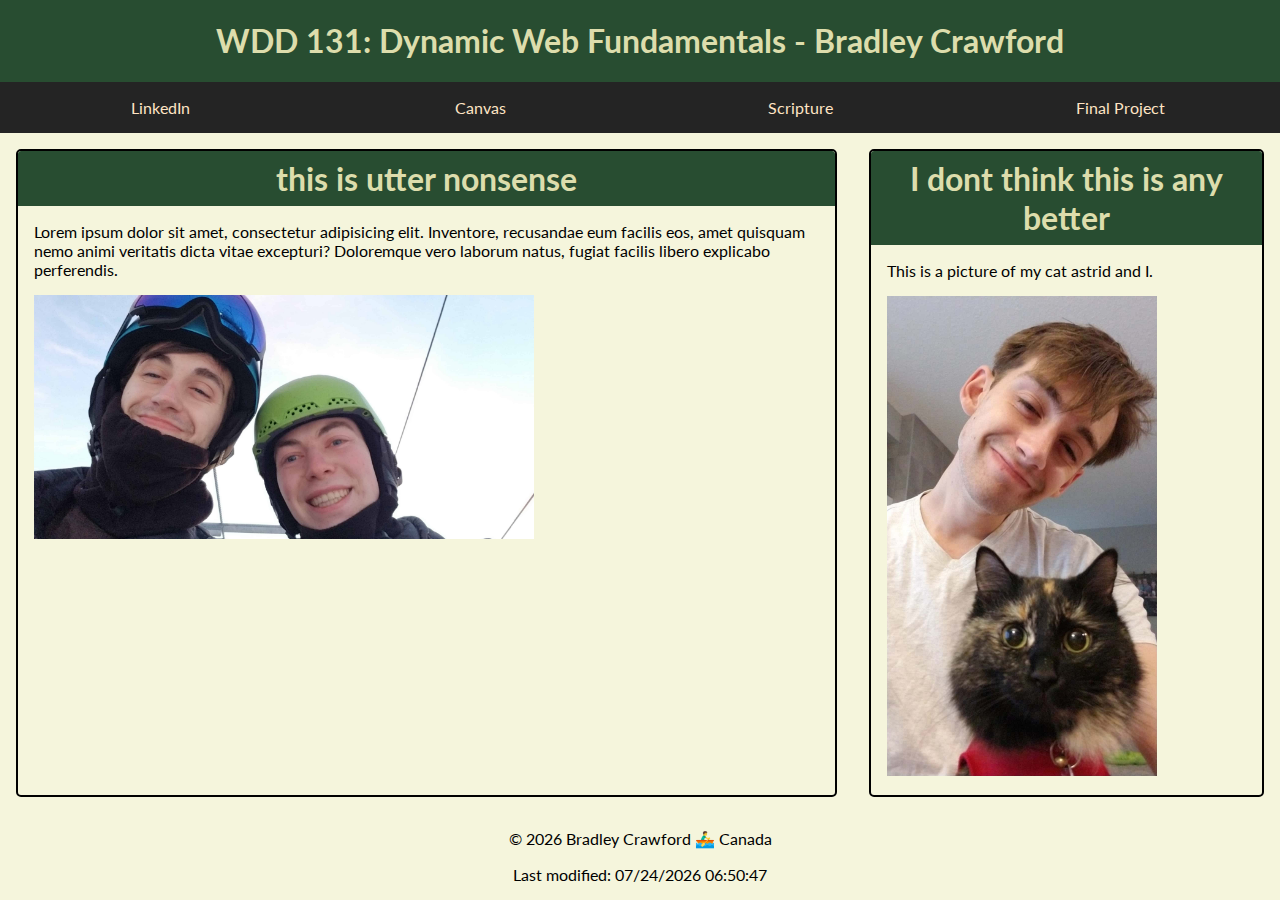
<file: index.html>
<!DOCTYPE html>
<html lang="en">
<head>
    <meta charset="UTF-8">
    <meta name="viewport" content="width=device-width, initial-scale=1.0">
    <title>WDD 131 - Dynamic Web Fundamentals - Bradley Crawford</title>
    <meta name="description" content="First project page for class wdd131 - dynamic wed fundamentals, by bradley crawford">
    <meta name="author" content="Bradley Crawford">
    <link rel="stylesheet" href="../styles/base.css">
    <link rel="preconnect" href="https://fonts.googleapis.com">
    <link rel="preconnect" href="https://fonts.gstatic.com" crossorigin>
    <link
        href="https://fonts.googleapis.com/css2?family=Lato:wght@300&family=Parkinsans:wght@300..800&family=Raleway&display=swap"
        rel="stylesheet">
        <script src="../scripts/getdates.js" defer></script>
      
</head>
<body>
    <header>
        <h1>WDD 131: Dynamic Web Fundamentals - Bradley Crawford</h1>

        <nav>
            <a href="https://www.linkedin.com/feed/?trk=guest_homepage-basic_google-one-tap-submit">LinkedIn</a>
            <a href="https://byupw.instructure.com/">Canvas</a>
            <a href="https://www.churchofjesuschrist.org/study/scriptures/bofm/alma/32?lang=eng">Scripture</a>
            <a href="#">Final Project</a>
        </nav>
    </header>
    
    <main>
        <section id="sect1" class="card">
            <h1 id="banner-background">this is utter nonsense</h1>
            <p>Lorem ipsum dolor sit amet, consectetur adipisicing elit. Inventore, recusandae eum facilis eos, amet quisquam nemo animi veritatis dicta vitae excepturi? Doloremque vero laborum natus, fugiat facilis libero explicabo perferendis.</p>
            <img src="../images/20240126_171611.jpg" alt="Skiing picture" width="500">

        </section>

        <section id="sect2" class="card">
            <h1>I dont think this is any better</h1>
            <p>This is a picture of my cat astrid and I.</p>
            <img src="../images/IMG_20240816_073246_129.jpg" alt="Astrid and Brad" width="270">

        </secti>

    </main>

    <footer>
        <p>&copy; <span id="currentyear"></span> Bradley Crawford 🚣‍♂️ Canada</p>
        <p>Last modified: <span id="lastModified"></span></p>
    </footer>

</body>
</html>
</file>
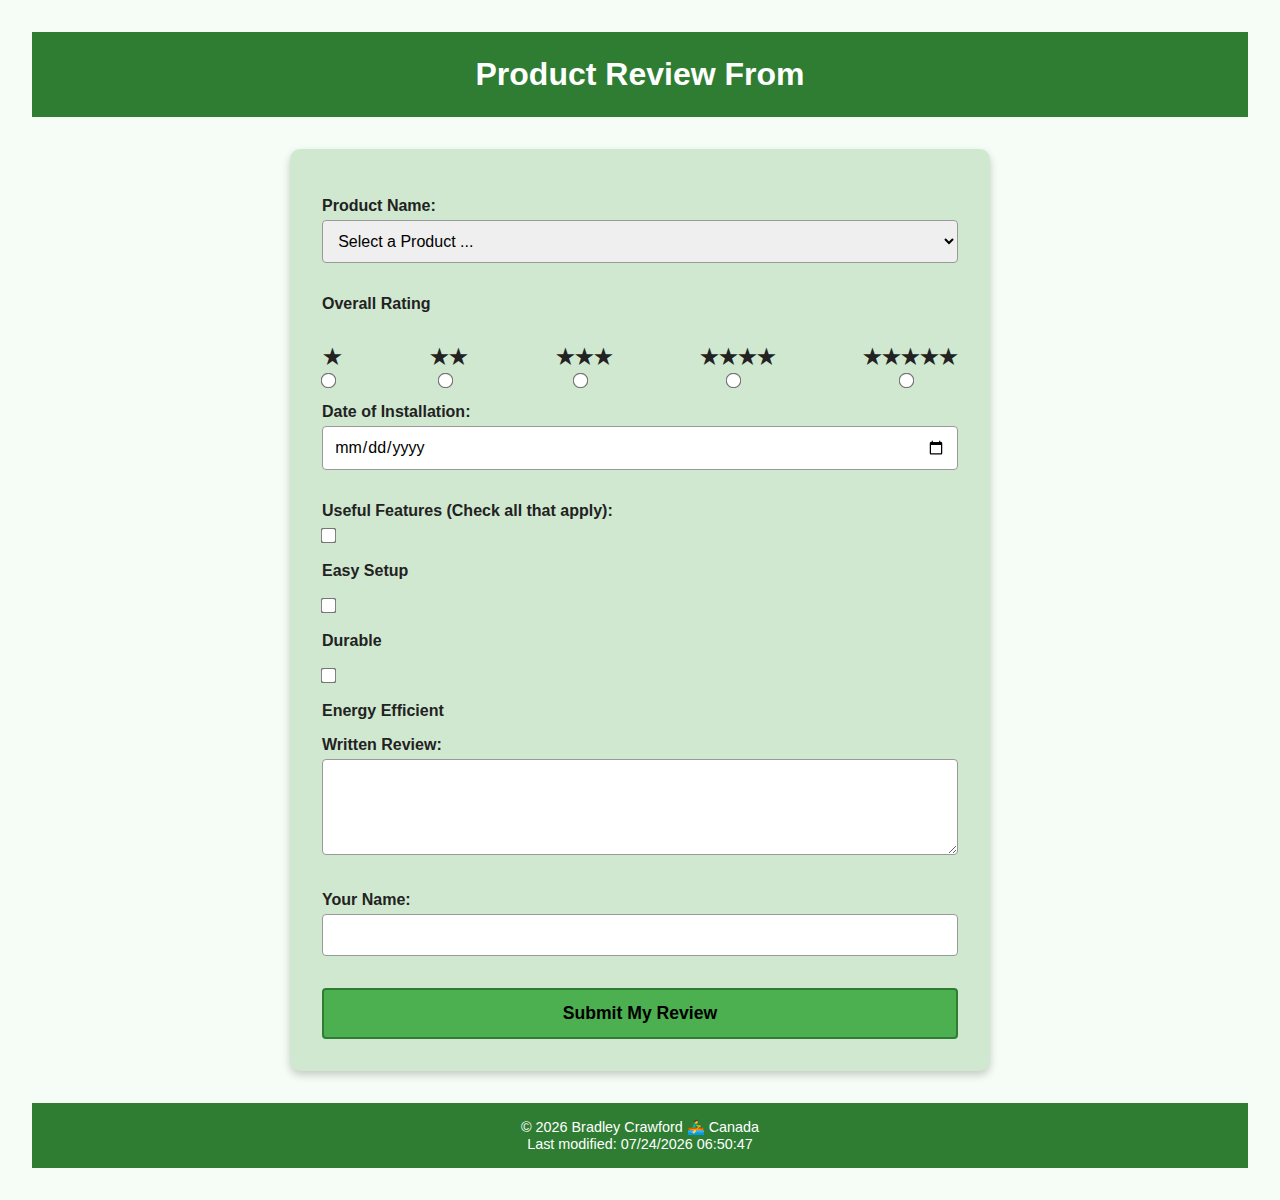
<file: form.html>
<!DOCTYPE html>
<html lang="en">
<head>
    <meta charset="UTF-8">
    <meta name="viewport" content="width=device-width, initial-scale=1.0">
    <title>Product Review Form</title>
    <link rel="stylesheet" href="styles/form.css">
    <script src="scripts/form.js" defer></script>
</head>
<body>
    <header>
        <h1>Product Review From</h1>
    </header>

    <main>
        <form method="get" action="review.html">
            <!-- Product Name -->
            <label for="product">Product Name:</label>
            <select id="product" name="product" required>
                <option value="" disabled selected>Select a Product ...</option>
                <!-- Options populated by JS -->
            </select>
        
            <!-- Overall rating -->
            <fieldset id="rating">
                <legend>Overall Rating</legend>
                <div class="rating-stars">
                    <div class="star-option">
                        <label for="star1">★</label>
                        <input type="radio" id="star1" name="rating" value="1" required>
                    </div>
                    <div class="star-option">
                        <label for="star2">★★</label>
                        <input type="radio" id="star2" name="rating" value="2">
                    </div>
                    <div class="star-option">
                        <label for="star3">★★★</label>
                        <input type="radio" id="star3" name="rating" value="3">
                    </div>
                    <div class="star-option">
                        <label for="star4">★★★★</label>
                        <input type="radio" id="star4" name="rating" value="4">
                    </div>
                    <div class="star-option">
                        <label for="star5">★★★★★</label>
                        <input type="radio" id="star5" name="rating" value="5">
                    </div>
                </div>   
            </fieldset>
        
            <!-- Date of installation -->
            <label for="installDate">Date of Installation:</label>
            <input type="date" id="installDate" name="installDate" required>
        
            <!-- Useful features -->
            <fieldset>
                <legend>Useful Features (Check all that apply):</legend>
        
                <input type="checkbox" id="feature1" name="features" value="Easy Setup">
                <label for="feature1">Easy Setup</label><br>
        
                <input type="checkbox" id="feature2" name="features" value="Durable">
                <label for="feature2">Durable</label><br>
        
                <input type="checkbox" id="feature3" name="features" value="Energy Efficient">
                <label for="feature3">Energy Efficient</label>
            </fieldset>
        
            <!-- Written review -->
            <label for="review">Written Review:</label>
            <textarea id="review" name="review" rows="4" cols="40"></textarea>
        
            <!-- Username -->
            <label for="username">Your Name:</label>
            <input type="text" id="username" name="username">
        
            <!-- Submit button --><input type="submit" value="Submit My Review">
  </form>
    </main>

    <footer>
        <p>&copy; <span id="currentyear"></span> Bradley Crawford 🚣‍♂️ Canada</p>
        <p>Last modified: <span id="lastModified"></span></p>
    </footer>

</body>
</html>
</file>
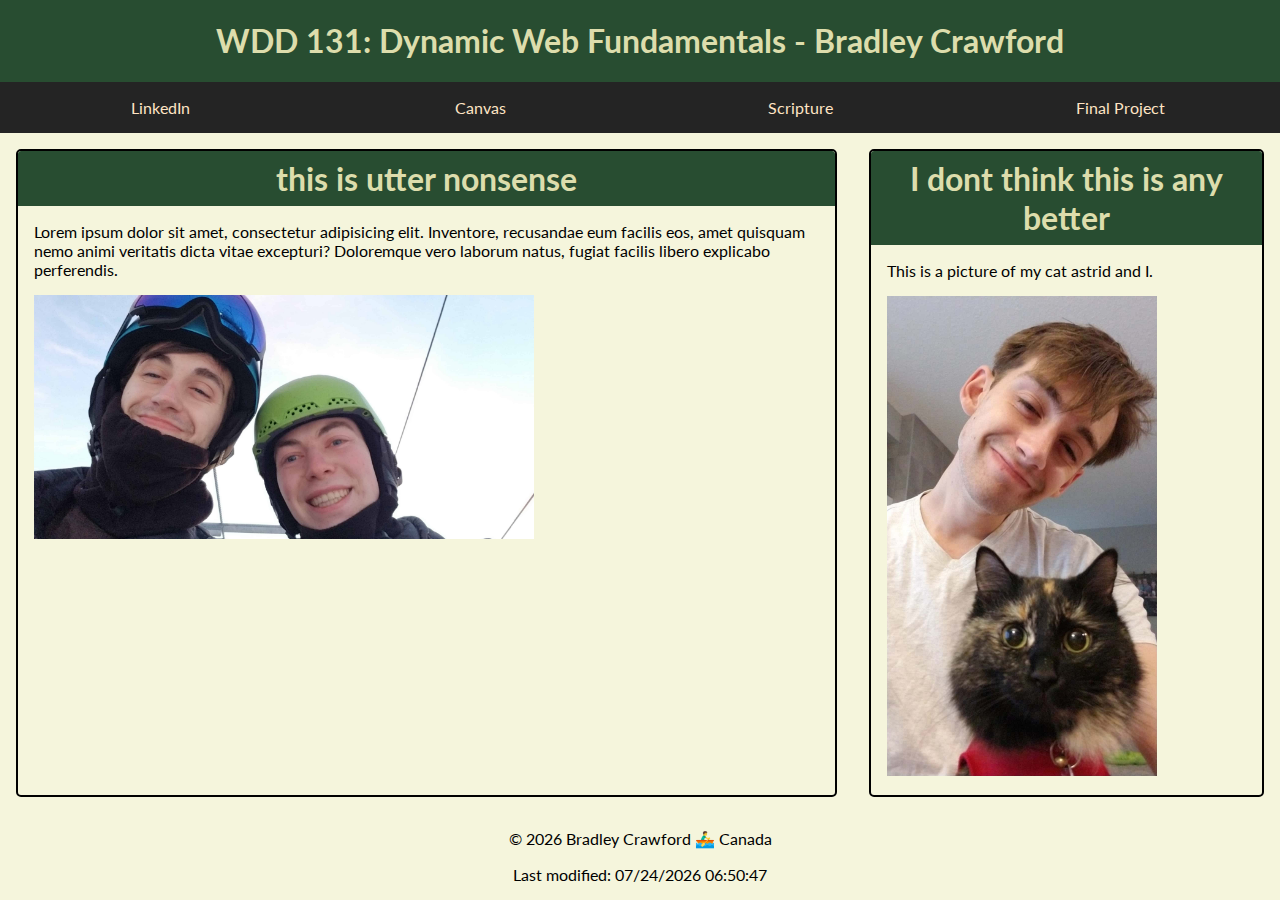
<file: index-tester.html>
<!DOCTYPE html>
<html lang="en">
<head>
    <meta charset="UTF-8">
    <meta name="viewport" content="width=device-width, initial-scale=1.0">
    <title>WDD 131 - Dynamic Web Fundamentals - Bradley Crawford</title>
    <meta name="description" content="First project page for class wdd131 - dynamic wed fundamentals, by bradley crawford">
    <meta name="author" content="Bradley Crawford">
    <link rel="preconnect" href="https://fonts.googleapis.com">
    <link rel="preconnect" href="https://fonts.gstatic.com" crossorigin>
    <link
        href="https://fonts.googleapis.com/css2?family=Lato:wght@300&family=Parkinsans:wght@300..800&family=Raleway&display=swap"
        rel="stylesheet">
    <link rel="stylesheet" href="styles/base.css">
    <script src="scripts/getdates.js" defer></script>
      
</head>
<body>
    <header>
        <h1>WDD 131: Dynamic Web Fundamentals - Bradley Crawford</h1>

        <nav>
            <a href="https://www.linkedin.com/feed/?trk=guest_homepage-basic_google-one-tap-submit">LinkedIn</a>
            <a href="https://byupw.instructure.com/">Canvas</a>
            <a href="https://www.churchofjesuschrist.org/study/scriptures/bofm/alma/32?lang=eng">Scripture</a>
            <a href="#">Final Project</a>
        </nav>
    </header>
    
    <main>
        <section id="sect1" class="card">
            <h1 id="banner-background">this is utter nonsense</h1>
            <p>Lorem ipsum dolor sit amet, consectetur adipisicing elit. Inventore, recusandae eum facilis eos, amet quisquam nemo animi veritatis dicta vitae excepturi? Doloremque vero laborum natus, fugiat facilis libero explicabo perferendis.</p>
            <img src="images/20240126_171611.jpg" alt="Skiing picture" width="500">

        </section>

        <section id="sect2" class="card">
            <h1>I dont think this is any better</h1>
            <p>This is a picture of my cat astrid and I.</p>
            <img src="images/IMG_20240816_073246_129.jpg" alt="Astrid and Brad" width="270">

        </section>

    </main>

    <footer>
        <p>&copy; <span id="currentyear"></span> Bradley Crawford 🚣‍♂️ Canada</p>
        <p>Last modified: <span id="lastModified"></span></p>
    </footer>

</body>
</html>
</file>
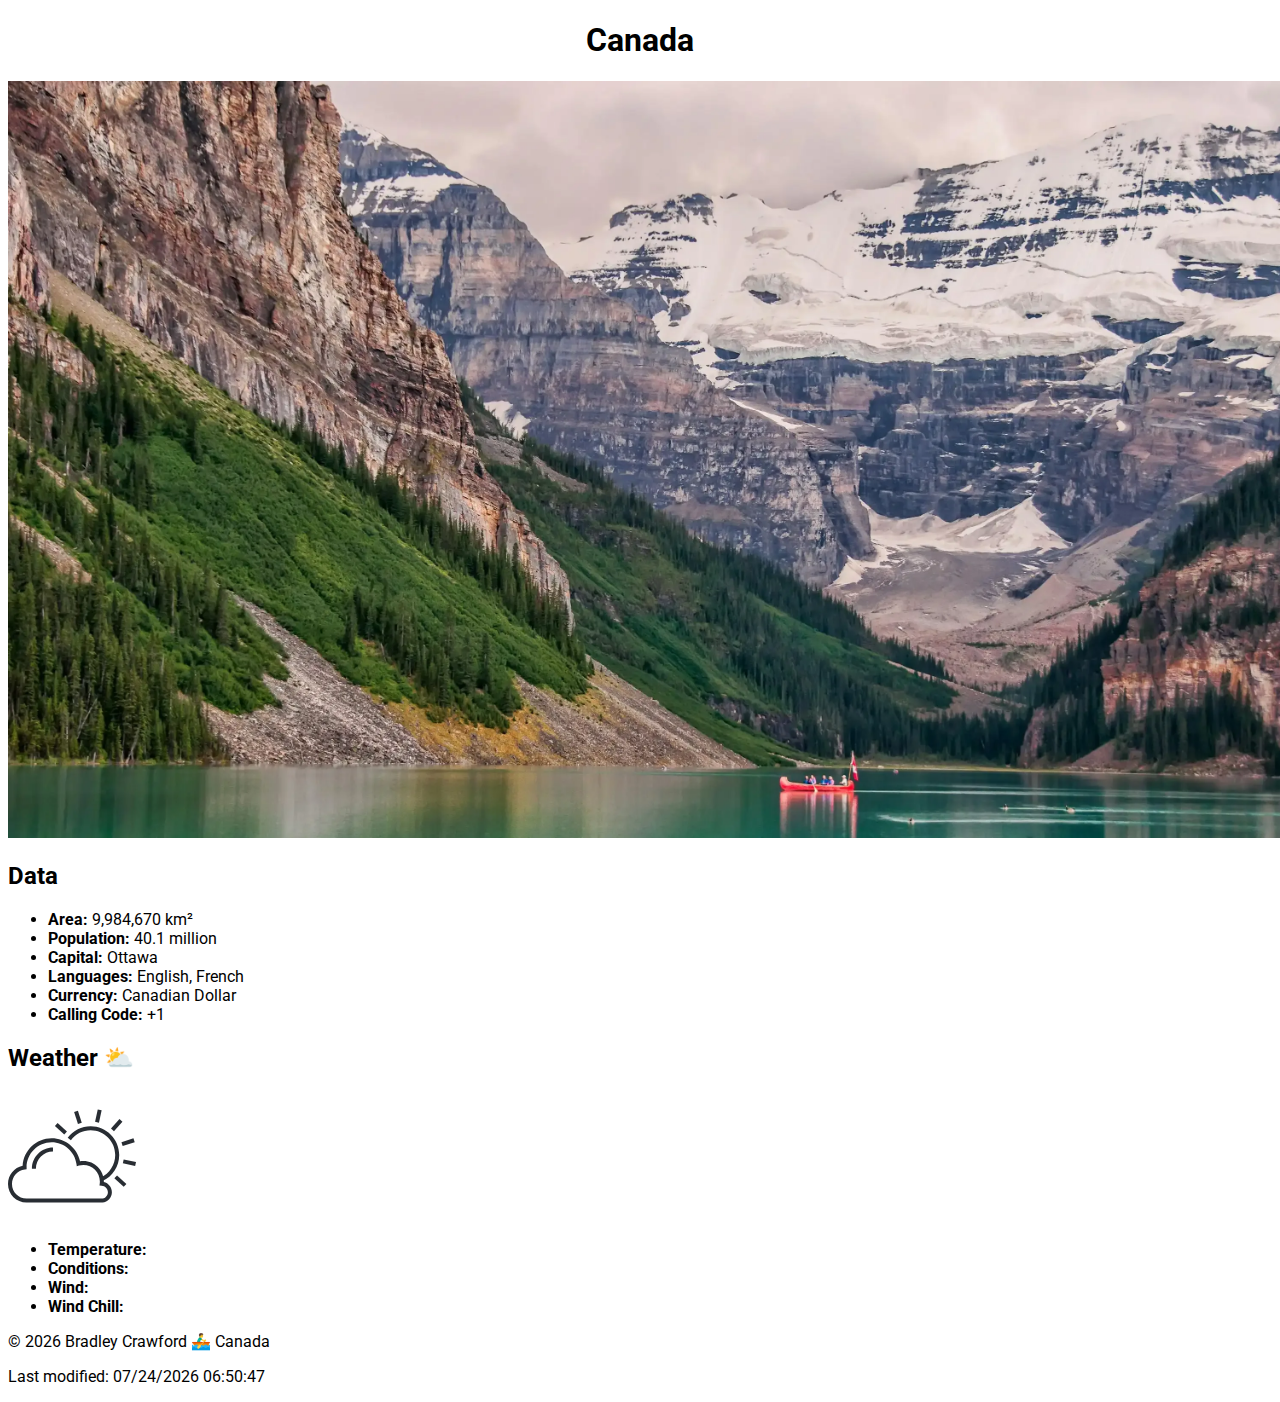
<file: place.html>
<!DOCTYPE html>
<html lang="en">
<head>
    <meta charset="UTF-8">
    <meta name="viewport" content="width=device-width, initial-scale=1.0">
    <title>Canada</title>
    <link rel="stylesheet" href="styles/place.css">
    <link rel="stylesheet" href="styles/place-small.css">
    <script src="scripts/place.js" defer></script>
    <link rel="preconnect" href="https://fonts.googleapis.com">
    <link rel="preconnect" href="https://fonts.gstatic.com" crossorigin>
    <link
        href="https://fonts.googleapis.com/css2?family=Lato&family=Parkinsans:wght@300..800&family=Raleway&family=Roboto:ital,wght@0,100..900;1,100..900&display=swap"
        rel="stylesheet">
</head>
<body>
    <header>
        <h1>Canada</h1>
    </header>

    <main>
        <div class="hero-container">
            <img 
                class="hero-image"
                 
                srcset="
                images/image.webp 3000w, images/image-768.webp 768w"
                src="images/image.webp"
                
                alt="Rockies">
        
            <aside class="aside-data">
                <h2>Data</h2>
                <ul>
                    <li><strong>Area:</strong> 9,984,670 km²</li>
                    <li><strong>Population:</strong> 40.1 million</li>
                    <li><strong>Capital:</strong> Ottawa</li>
                    <li><strong>Languages:</strong> English, French</li>
                    <li><strong>Currency:</strong> Canadian Dollar </li>
                    <li><strong>Calling Code:</strong> +1 </li>
                </ul>
            </aside>
        
            <aside class="aside-weather">
                <h2>Weather <span class="icon">⛅</span></h2>
                <img class="weather-svg" src="images/weather.svg">
                <ul>
                    <li><strong>Temperature:</strong> <span id="temp"></span></li>
                    <li><strong>Conditions:</strong> <span id="condition"></span></li>
                    <li><strong>Wind:</strong> <span id="wind"></span> </li>
                    <li><strong>Wind Chill:</strong> <span id="chill"></span> </li>
                </ul> 
            </aside>    
        </div>
    </main>

    <footer>
        <p>&copy; <span id="currentyear"></span> Bradley Crawford 🚣‍♂️ Canada</p>
        <p>Last modified: <span id="lastModified"></span></p>
    </footer>
</body>
</html>
</file>
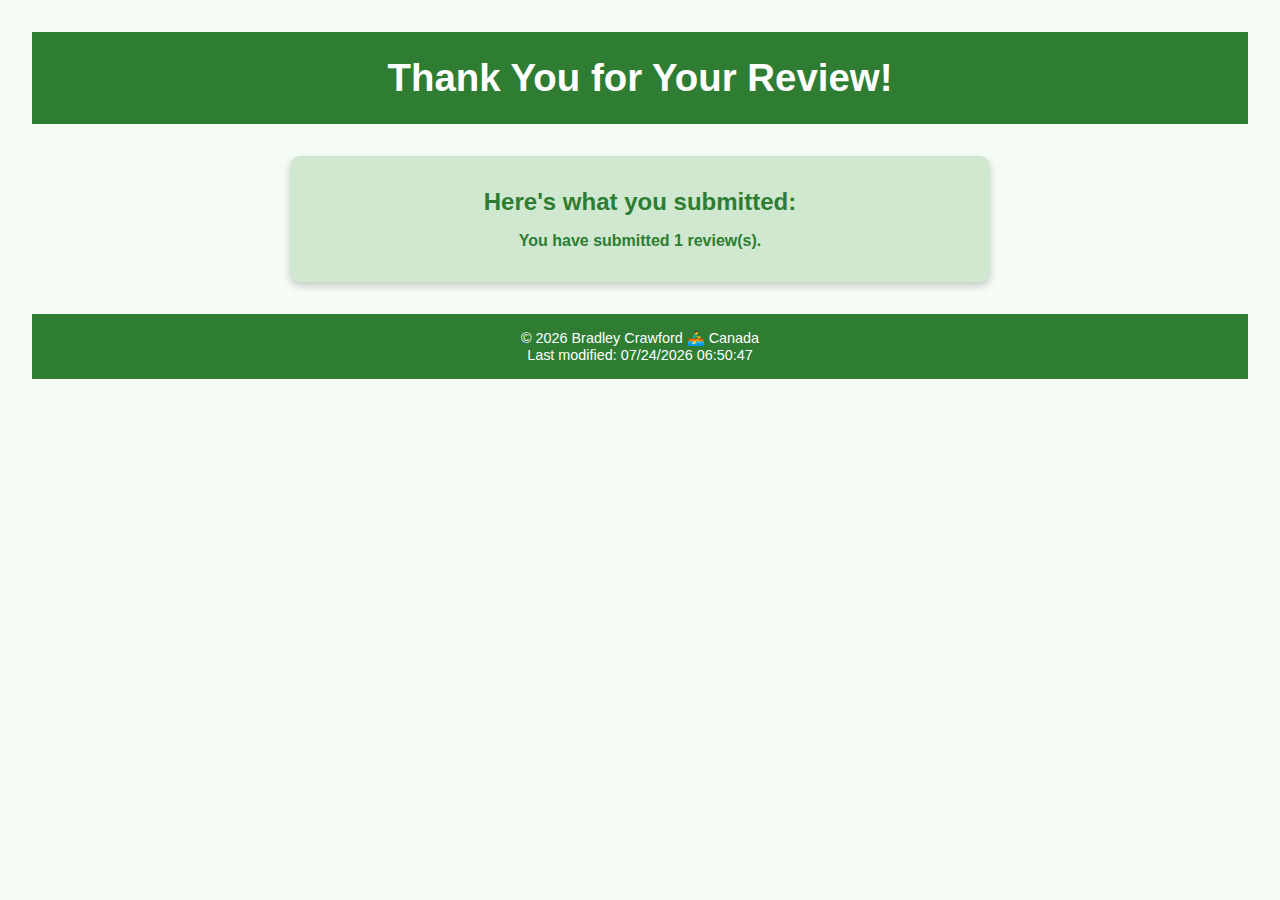
<file: review.html>
<!DOCTYPE html>
<html lang="en">

<head>
    <meta charset="UTF-8" >
    <meta name="viewport" content="width=device-width, initial-scale=1.0" >
    <title>Review Confirmation</title>
    <link rel="stylesheet" href="styles/review.css">
    <script src="scripts/review.js" defer></script>
</head>

<body>
    <header>
        <h1>Thank You for Your Review!</h1>
    </header>

    <main>
        <h2>Here's what you submitted:</h2>
        <p id="reviewCount"></p>
    </main>



    <footer>
        <p>&copy; <span id="currentyear"></span> Bradley Crawford 🚣‍♂️ Canada</p>
        <p>Last modified: <span id="lastModified"></span></p>
    </footer>
</body>
</file>
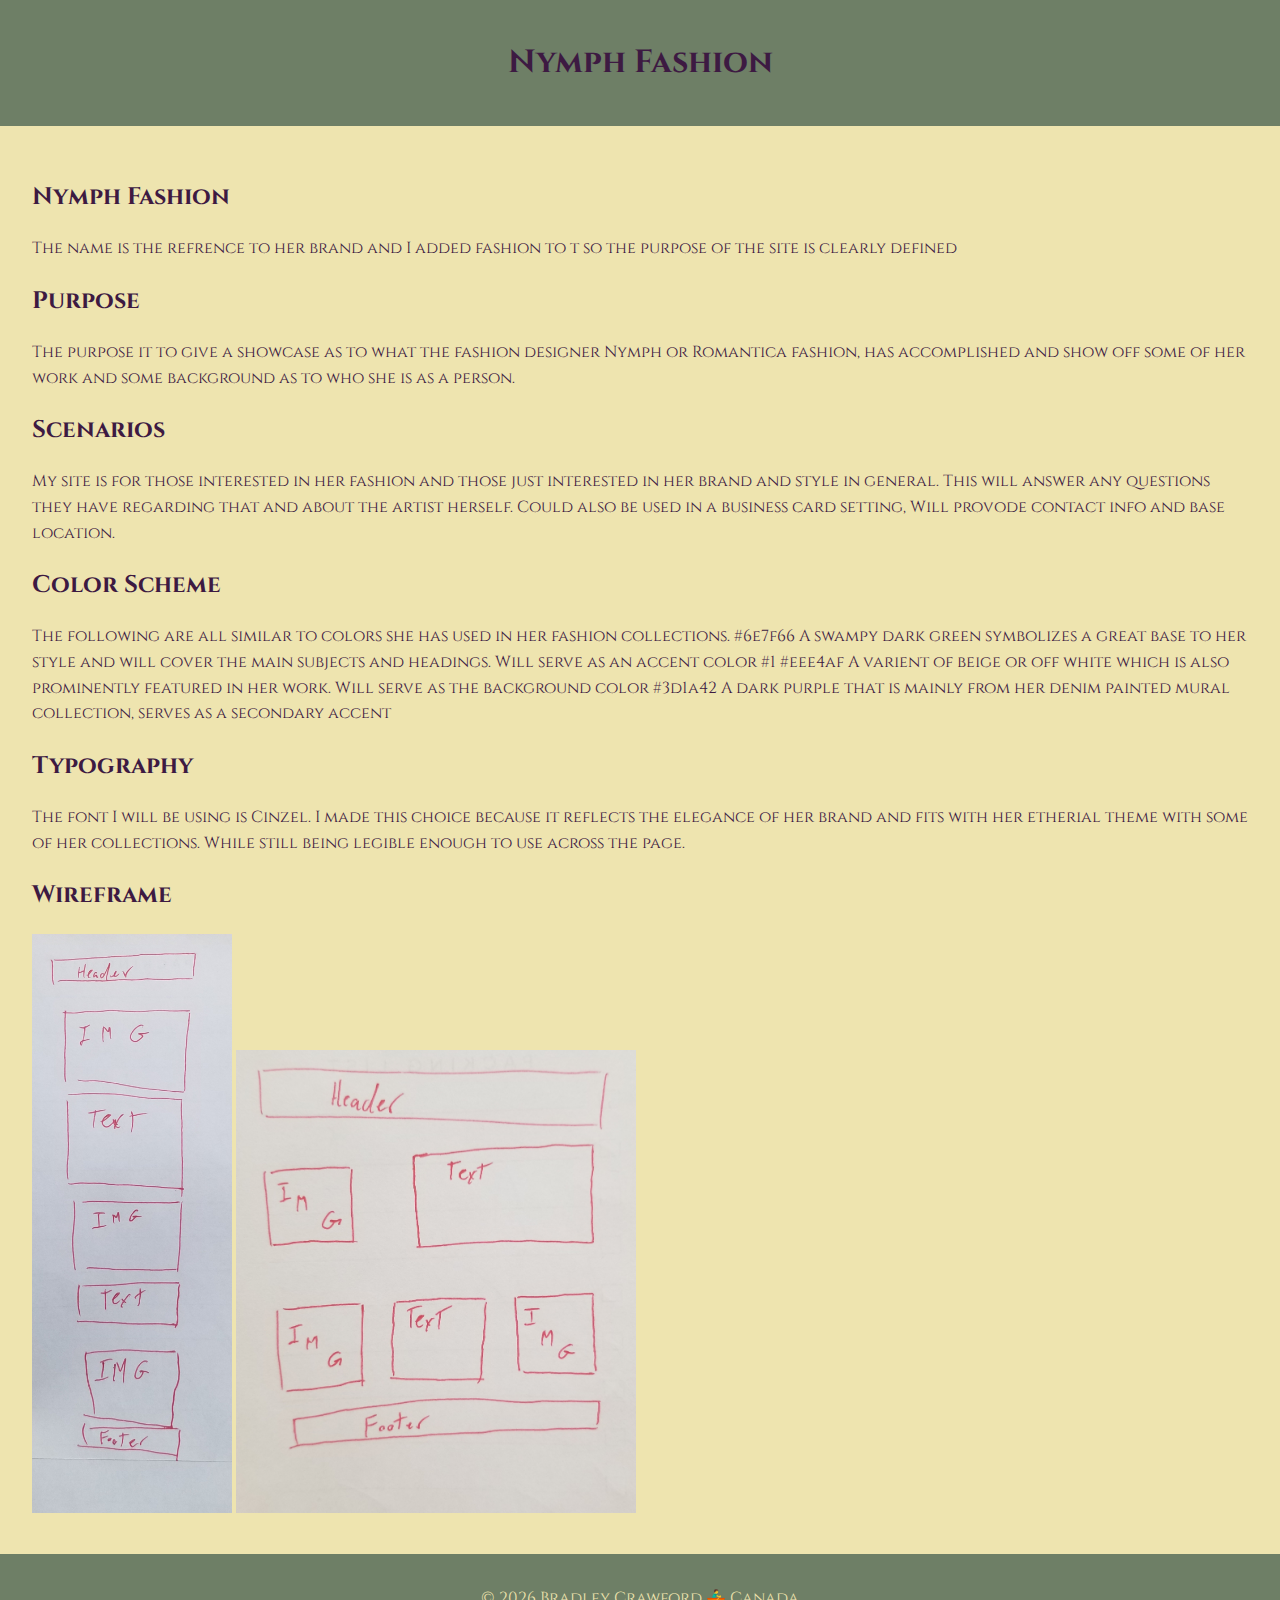
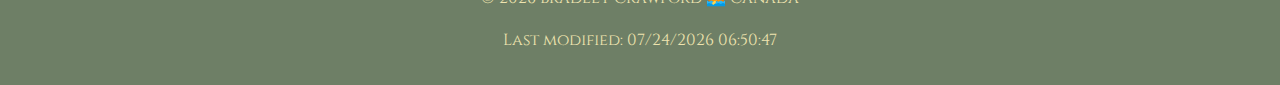
<file: siteplan.html>
<!DOCTYPE html>
<html lang="en">
<!-- please work -->
<head>
    <meta charset="UTF-8">
    <meta name="viewport" content="width=device-width, initial-scale=1.0">
    <title>Nymph Fashion</title>
    <link rel="stylesheet" href="project/siteplan.css">
    <link href="https://fonts.googleapis.com/css2?family=Cinzel:wght@400;600;700&display=swap" rel="stylesheet">
    <script src="project/siteplan.js" defer></script>
</head>

<body>
    <header>
        <h1>Nymph Fashion</h1>
    </header>

    <main>

        <section>
            <h2>Nymph Fashion</h2>
            <p>The name is the refrence to her brand and I added fashion to t so the purpose of the site is clearly defined</p>
        </section>


        <section>
            <h2>Purpose</h2>
            <p>The purpose it to give a showcase as to what the fashion designer Nymph or Romantica fashion,
                 has accomplished and show off some of her work and some background as to who she is as a person.</p>
        </section>

        <section>
            <h2>Scenarios</h2>
            <p>My site is for those interested in her fashion and those just interested in her brand and style in general. This will answer any questions they have regarding that and about the artist herself.
                 Could also be used in a business card setting, Will provode contact info and base location.</p>
        </section>

        <section>
            <h2>Color Scheme</h2>
            <p> The following are all similar to colors she has used in her fashion collections.
            #6e7f66 A swampy dark green symbolizes a great base to her style and will cover the main subjects and headings.
             Will serve as an accent color #1
            #eee4af  A varient of beige or off white which is also prominently featured in her work. Will serve as the background color 
            #3d1a42  A dark purple that is mainly from her denim painted mural collection, serves as a secondary accent</p>
        </section>

        <section>
            <h2>Typography</h2>
            <p>The font I will be using is Cinzel.
                I made this choice because it reflects the elegance of her brand and fits with her etherial theme with some of her collections. While still being legible enough to use across the page.
            </p>
        </section>

        <section>
            <h2>Wireframe</h2>
            <img src="images/20250609_102700.jpg" alt="Mobile wireframe" width="200px">

            <img src="images/20250609_103344.jpg" alt="desktop wireframe" width="400px">
        </section>
    </main>

    <footer>
        <p>&copy; <span id="currentyear"></span> Bradley Crawford 🚣‍♂️ Canada</p>
        <p>Last modified: <span id="lastModified"></span></p>
    </footer>

   
</body>

</html>
</file>
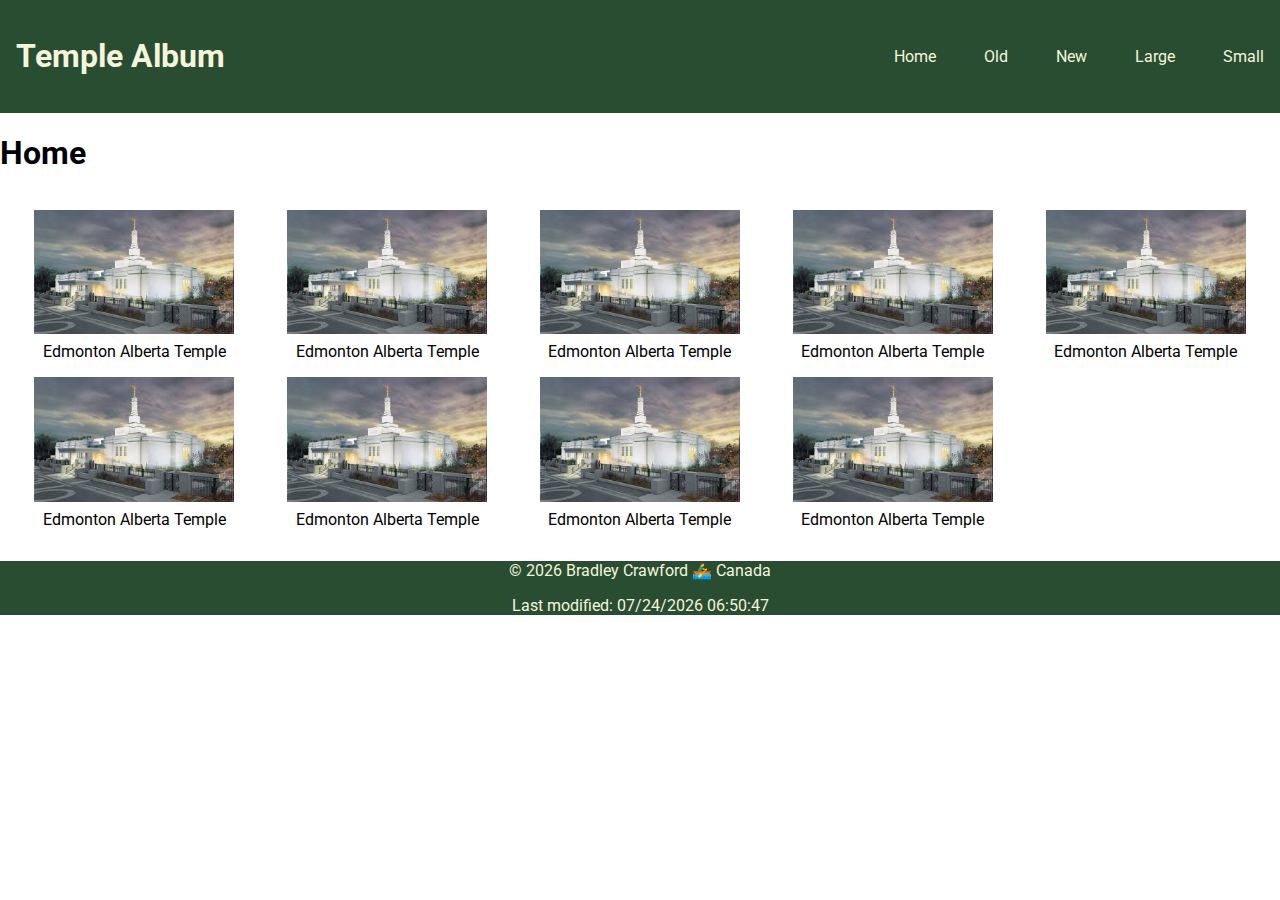
<file: temples.html>
<!DOCTYPE html>
<html lang="en">
<head>
    <meta charset="UTF-8">
    <meta name="viewport" content="width=device-width, initial-scale=1.0">
    <title>Temples Project</title>
    <link rel="preconnect" href="https://fonts.googleapis.com">
    <link rel="preconnect" href="https://fonts.gstatic.com" crossorigin>
    <link
        href="https://fonts.googleapis.com/css2?family=Lato&family=Parkinsans:wght@300..800&family=Raleway&family=Roboto:ital,wght@0,100..900;1,100..900&display=swap"
        rel="stylesheet">
    <link rel="stylesheet" href="styles/temples.css">
    <link rel="stylesheet" href="styles/temples-large.css">
    <script src="scripts/temples.js" defer></script>
</head>
<body>
    <header>
        <h1>Temple Album</h1>
        <nav>
            <ul>
                <li><a href="#">Home</a></li>
                <li><a href="#">Old</a> </li>
                <li><a href="#">New</a></li>
                <li><a href="#">Large</a></li>
                <li><a href="#">Small</a></li>
            </ul>
        </nav>
    </header>

    <main>
        <h1>Home</h1>
        <div class="gallery">
            <figure>
                <img src="images/templeproject.jpg" alt="Edmonton alberta temple">
                <figcaption>Edmonton Alberta Temple</figcaption>
            </figure>

            <figure>
                <img src="images/templeproject.jpg" alt="Edmonton alberta temple">
                <figcaption>Edmonton Alberta Temple</figcaption>
            </figure>

            <figure>
                <img src="images/templeproject.jpg" alt="Edmonton alberta temple">
                <figcaption>Edmonton Alberta Temple</figcaption>
            </figure>

            <figure>
                <img src="images/templeproject.jpg" alt="Edmonton alberta temple">
                <figcaption>Edmonton Alberta Temple</figcaption>
            </figure>

            <figure>
                <img src="images/templeproject.jpg" alt="Edmonton alberta temple">
                <figcaption>Edmonton Alberta Temple</figcaption>
            </figure>

            <figure>
                <img src="images/templeproject.jpg" alt="Edmonton alberta temple">
                <figcaption>Edmonton Alberta Temple</figcaption>
            </figure>

            <figure>
                <img src="images/templeproject.jpg" alt="Edmonton alberta temple">
                <figcaption>Edmonton Alberta Temple</figcaption>
            </figure>

            <figure>
                <img src="images/templeproject.jpg" alt="Edmonton alberta temple">
                <figcaption>Edmonton Alberta Temple</figcaption>
            </figure>

            <figure>
                <img src="images/templeproject.jpg" alt="Edmonton alberta temple">
                <figcaption>Edmonton Alberta Temple</figcaption>
            </figure>
        </div>
    </main>

    <footer>
        <p>&copy; <span id="currentyear"></span> Bradley Crawford 🚣‍♂️ Canada</p>
        <p>Last modified: <span id="lastModified"></span></p>
    </footer>
</body>
</html>
</file>
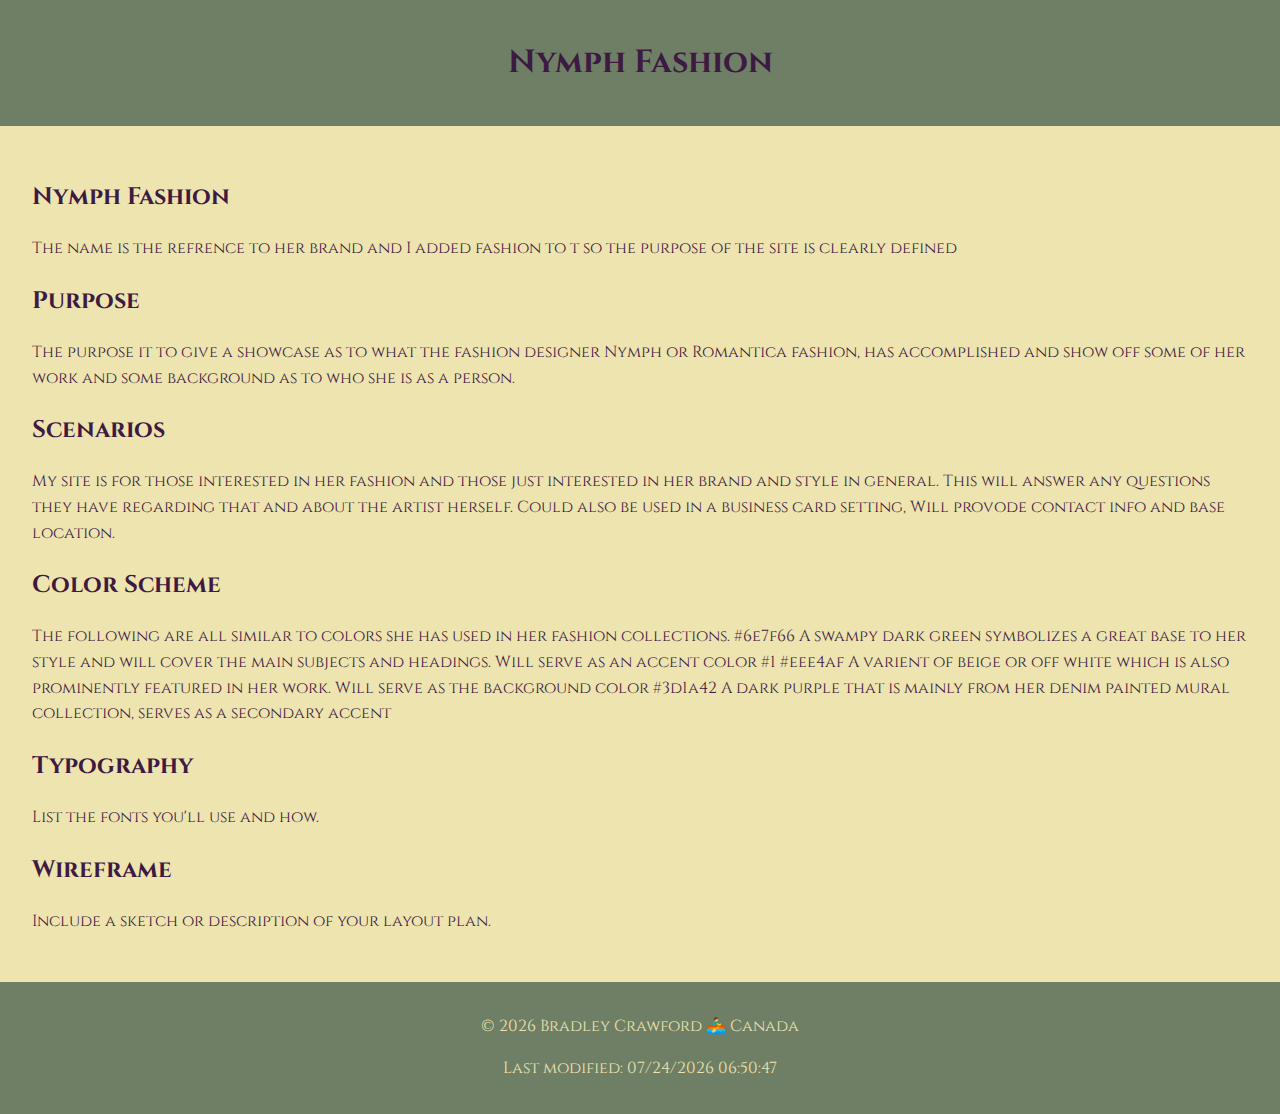
<file: project/siteplan.html>
<!DOCTYPE html>
<html lang="en">

<head>
    <meta charset="UTF-8">
    <meta name="viewport" content="width=device-width, initial-scale=1.0">
    <title>Nymph Fashion</title>
    <link rel="stylesheet" href="siteplan.css">
    <link href="https://fonts.googleapis.com/css2?family=Cinzel:wght@400;600;700&display=swap" rel="stylesheet">
    <script src="siteplan.js" defer></script>
</head>

<body>
    <header>
        <h1>Nymph Fashion</h1>
    </header>

    <main>

        <section>
            <h2>Nymph Fashion</h2>
            <p>The name is the refrence to her brand and I added fashion to t so the purpose of the site is clearly defined</p>
        </section>


        <section>
            <h2>Purpose</h2>
            <p>The purpose it to give a showcase as to what the fashion designer Nymph or Romantica fashion,
                 has accomplished and show off some of her work and some background as to who she is as a person.</p>
        </section>

        <section>
            <h2>Scenarios</h2>
            <p>My site is for those interested in her fashion and those just interested in her brand and style in general. This will answer any questions they have regarding that and about the artist herself.
                 Could also be used in a business card setting, Will provode contact info and base location.</p>
        </section>

        <section>
            <h2>Color Scheme</h2>
            <p> The following are all similar to colors she has used in her fashion collections.
            #6e7f66 A swampy dark green symbolizes a great base to her style and will cover the main subjects and headings.
             Will serve as an accent color #1
            #eee4af  A varient of beige or off white which is also prominently featured in her work. Will serve as the background color 
            #3d1a42  A dark purple that is mainly from her denim painted mural collection, serves as a secondary accent</p>
        </section>

        <section>
            <h2>Typography</h2>
            <p>List the fonts you'll use and how.</p>
        </section>

        <section>
            <h2>Wireframe</h2>
            <p>Include a sketch or description of your layout plan.</p>
        </section>
    </main>

    <footer>
        <p>&copy; <span id="currentyear"></span> Bradley Crawford 🚣‍♂️ Canada</p>
        <p>Last modified: <span id="lastModified"></span></p>
    </footer>

   
</body>

</html>
</file>
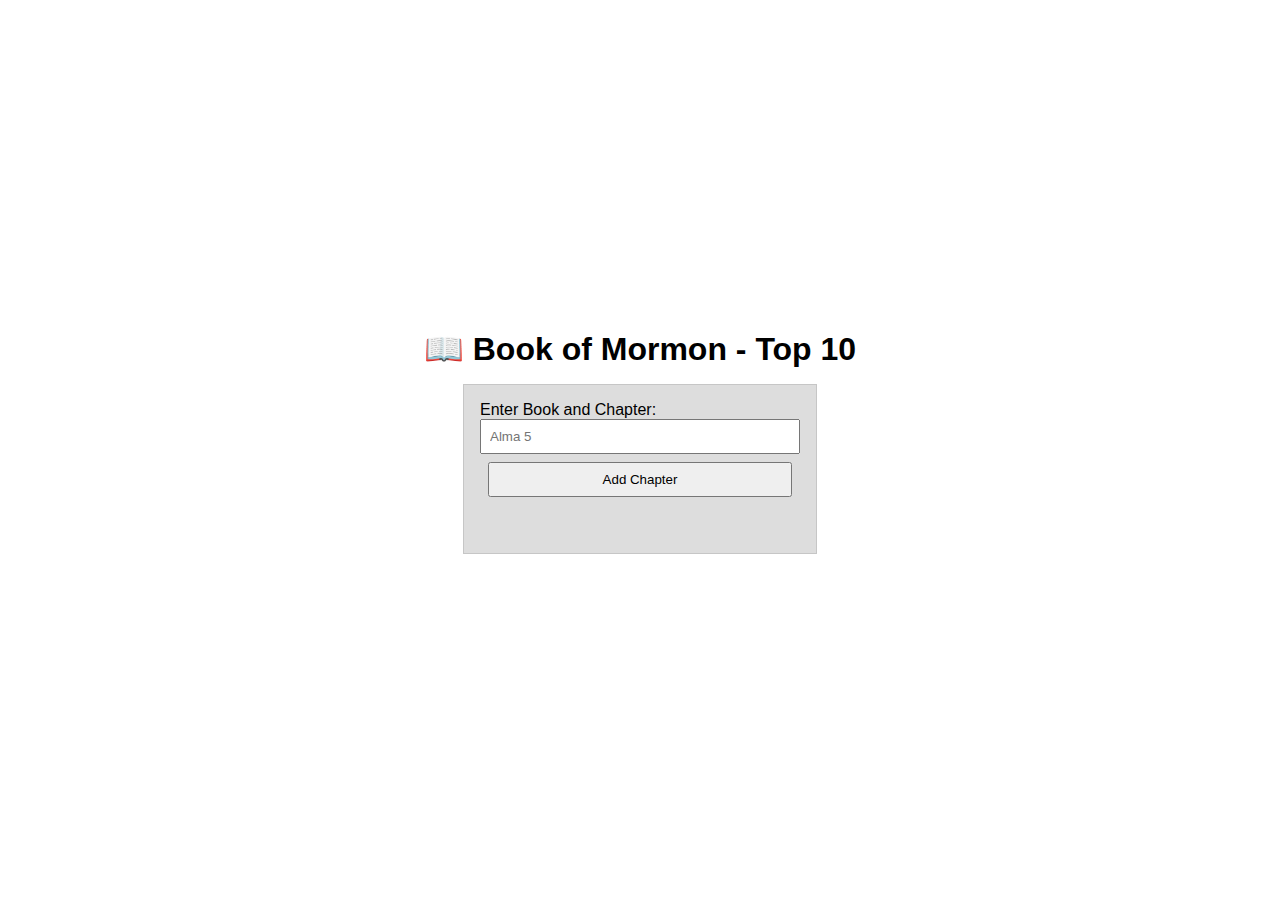
<file: week2/bom.html>
<!DOCTYPE html>
<html lang="en">
<head>
    <meta charset="UTF-8">
    <meta name="viewport" content="width=device-width, initial-scale=1.0">
    <title>Book of Mormon</title>
    <link rel="stylesheet" href="styles/bom.css">
    <link rel="script" href="scripts/bom.js"

</head>
<body>
    <h1>📖 Book of Mormon - Top 10</h1>
    <main>
        <label for="favchap">Enter Book and Chapter: </label>
        <input type="text" id="favchap" placeholder="Alma 5">
        <button type="submit">Add Chapter</button>
        <ul id="list"></ul>
    </main>
    
</body>
</html>
</file>
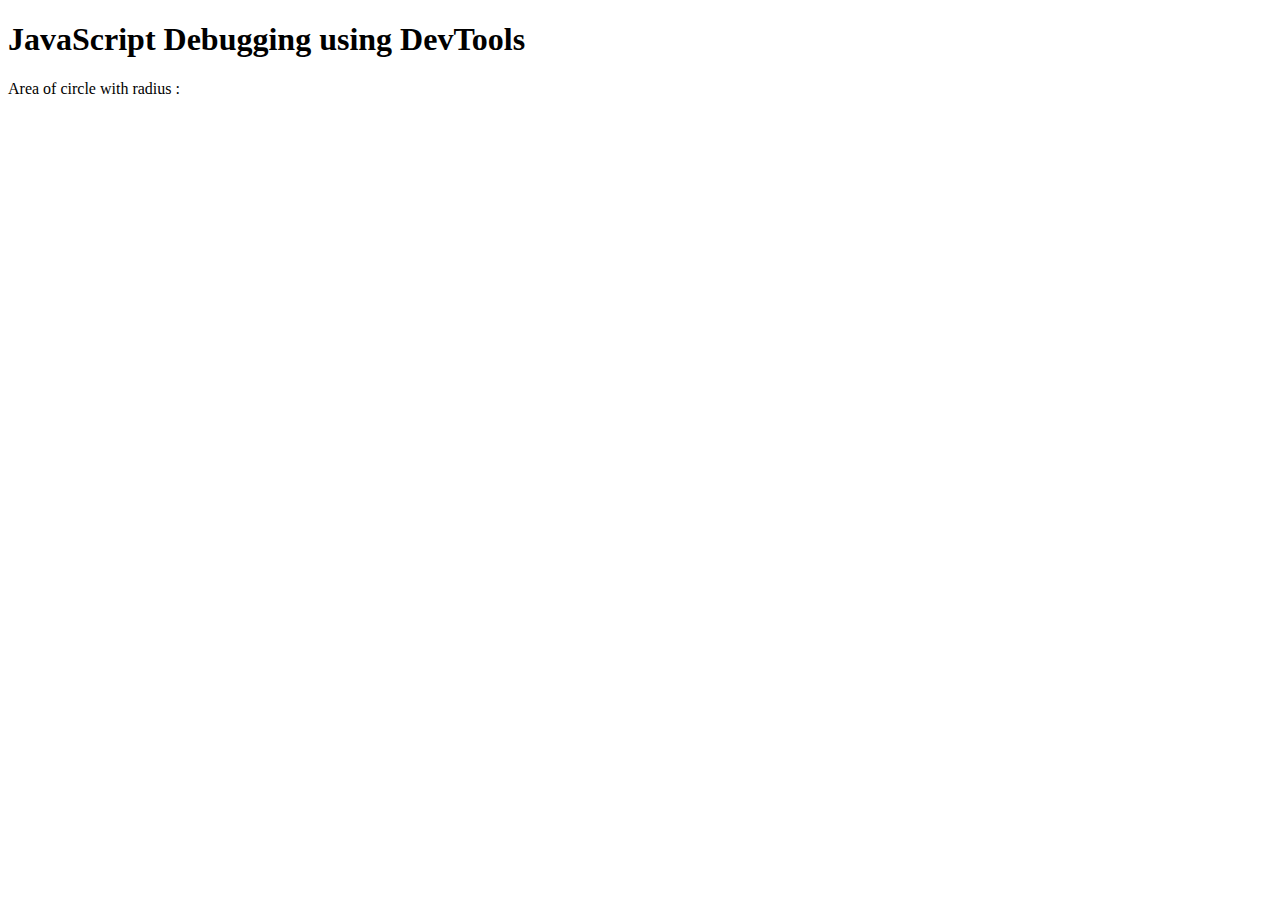
<file: week2/debugging.html>
<!DOCTYPE html>
<html lang="en">
<head>
    <meta charset="UTF-8">
    <meta name="viewport" content="width=device-width, initial-scale=1.0">
    <title>Debugging</title>
    <script src="scripts/debugging.js" defer></script>
</head>
<body>
    <h1>JavaScript Debugging using DevTools</h1>
    <p>Area of circle with radius <span id="radius"></span>: <span id="area"></span></p>
</body>
</html>
</file>
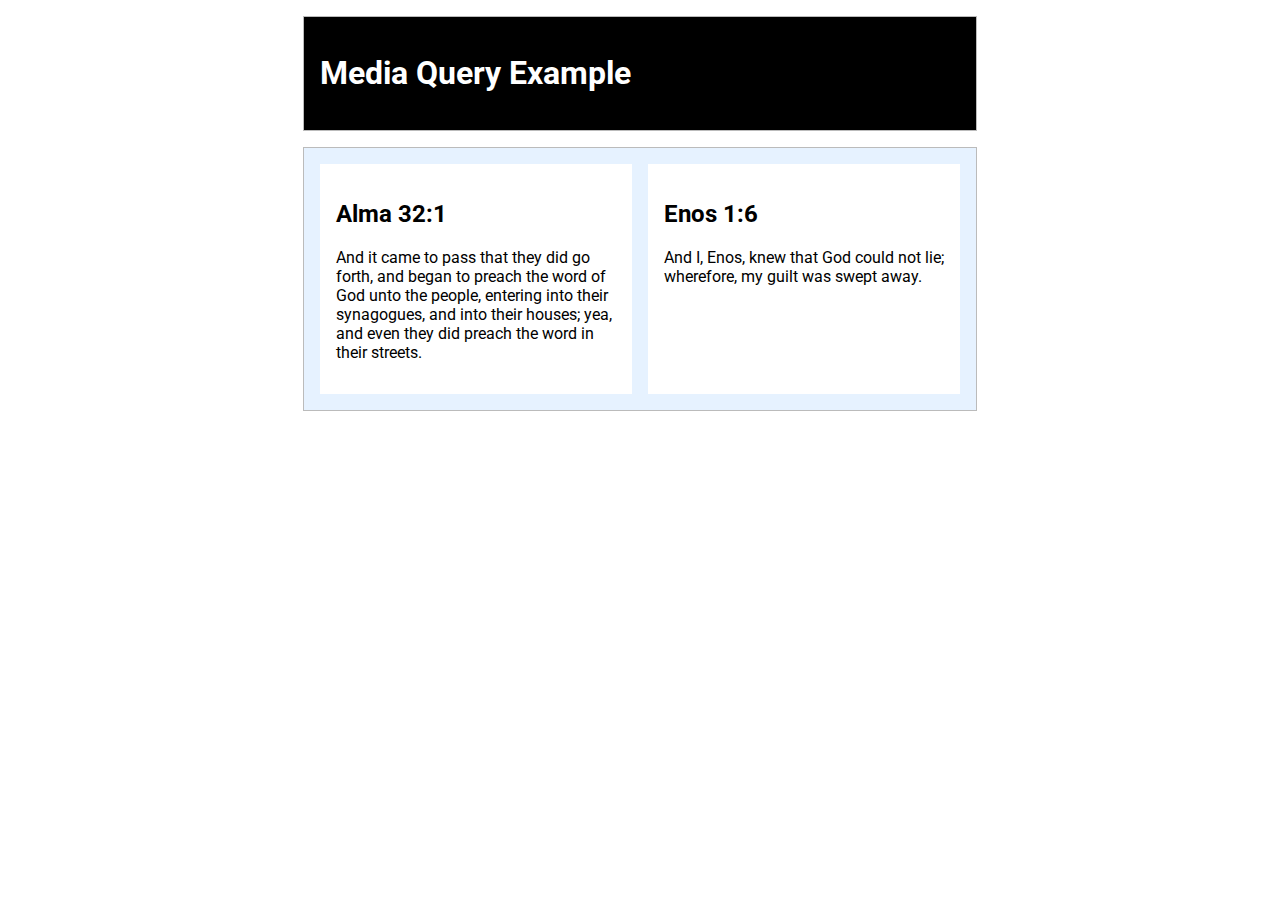
<file: week2/media-query.html>
<!DOCTYPE html>
<html lang="en">
<head>
    <meta charset="UTF-8">
    <meta name="viewport" content="width=device-width, initial-scale=1.0">
    <title>WDD 131 - Media Query Example</title>
    <link rel="preconnect" href="https://fonts.googleapis.com">
    <link rel="preconnect" href="https://fonts.gstatic.com" crossorigin>
    <link
        href="https://fonts.googleapis.com/css2?family=Lato:wght@300&family=Parkinsans:wght@300..800&family=Raleway&family=Roboto:ital,wght@0,100..900;1,100..900&display=swap"
        rel="stylesheet">
    <link rel="stylesheet" href="../styles/media-query.css">
    <link rel="stylesheet" href="../styles/media-query-large.css">
</head>
<body>
    <header>
        <h1>Media Query Example</h1>
    </header>
    <main>
        <section>
            <h2>Alma 32:1</h2>
            <p>And it came to pass that they did go forth, and began to preach the word of God unto the people, entering into their
            synagogues, and into their houses; yea, and even they did preach the word in their streets.</p>
        </section>
        <section>
            <h2>Enos 1:6</h2>
            <p>And I, Enos, knew that God could not lie; wherefore, my guilt was swept away.</p>
        </section>
    </main>
</body>
</html>
</file>
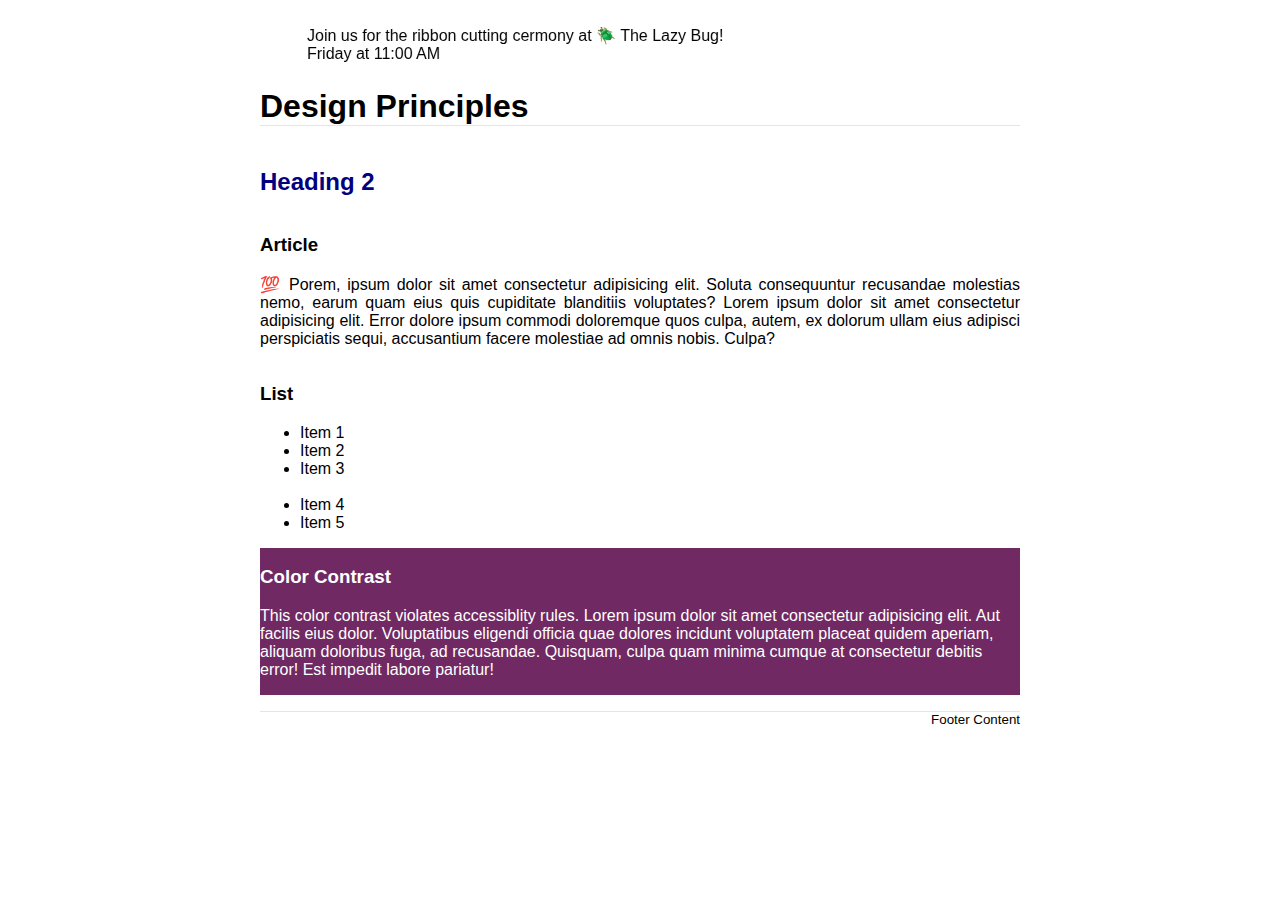
<file: week3/design.html>
<!DOCTYPE html>
<html lang="en">
<head>
    <meta charset="UTF-8">
    <meta name="viewport" content="width=device-width, initial-scale=1.0">
    <title>Design</title>
    <link rel="stylesheet" href="style/design.css">
</head>
<body>
    <header>
        <marquee behavior="alternate" direction="right"><br>Join us for the ribbon cutting cermony at 🪲 The Lazy
            Bug!<br>Friday at 11:00 AM</marquee>
        <h1>Design Principles</h1>
    </header>
    <main>
        <h2>Heading 2</h2>
        <section>
            <h3>Article</h3>
            <article>
                <p>💯 Porem, ipsum dolor sit amet consectetur adipisicing elit. Soluta consequuntur recusandae molestias
                    nemo, earum quam eius quis cupiditate blanditiis voluptates? Lorem ipsum dolor sit amet consectetur
                    adipisicing elit. Error dolore ipsum commodi doloremque quos culpa, autem, ex dolorum ullam eius
                    adipisci perspiciatis sequi, accusantium facere molestiae ad omnis nobis. Culpa?</p>
            </article>
        </section>
        <section>
            <h3>List</h3>
            <ul>
                <li>Item 1</li>
                <li>Item 2</li>
                <li>Item 3<br><br></li>
                <li>Item 4</li>
                <li>Item 5</li>
            </ul>
        </section>
        <div class="callout">
            <h3>Color Contrast</h3>
            <p>This color contrast violates accessiblity rules. Lorem ipsum dolor sit amet consectetur adipisicing elit. Aut
                facilis eius dolor. Voluptatibus eligendi officia quae dolores incidunt voluptatem placeat quidem aperiam,
                aliquam doloribus fuga, ad recusandae. Quisquam, culpa quam minima cumque at consectetur debitis error! Est
                impedit labore pariatur!</p>
        </div>
    </main>
    <footer>
        Footer Content
        </footer> 
</body>
</html>
</file>
<file: styles/base.css>
* {
    --neutral-color: beige;
    --accent-color:#284d31;
    --text-color:black;
    --alt-text-color:#ddddac;
    

}



body {
    background-color: beige;
    display: grid;
    grid-template-columns: repeat(3,1fr);
    font-family: "Lato", sans-serif;
    margin: 0;
}

header {
    grid-column: 1/-1;
    background-color:var(--accent-color) ;
}

nav {
    display: flex;
    justify-content: space-between;
    align-items: center;
    background-color:rgb(36, 36, 36);
    
}
nav a{
    flex: 1;
    text-align: center;
    padding: 1rem;
    color: bisque;
    text-decoration: none;
}

nav a:hover {
    background-color:bisque;
    color: rgb(36, 36, 36);
    cursor: pointer;
}



main{
    display: grid;
    grid-template-columns: repeat(3,1fr);
    grid-column: 1/4;
}
/* TEXT INFO */

.lato-light {
    font-family: "Lato", sans-serif;
    font-weight: 300;
    font-style: normal;
}

h1 {
    color: var(--alt-text-color);
    text-align: center;
}


#sect1 {
    grid-column: 1/3;
}

#sect2 {
    grid-column: 3/4;
    
}

section {
    
    border: 2px solid black;
    border-radius: 5px;
    padding: 0 1rem 1rem 1rem;
    margin: 1rem;
    overflow: hidden;
}

section h1 {
    background-color: var(--accent-color);
    color: var(--alt-text-color);
    margin: 0 -1rem 1rem -1rem;
    padding: 0.5rem 1rem;
    border-top-left-radius: 2px;
    border-top-right-radius: 2px;
}

footer {
    grid-column: 1/4;
    text-align: center;
}
</file>
<file: styles/form.css>
* {
    box-sizing: border-box;
    font-family: 'Segoe UI', Tahoma, Geneva, Verdana, sans-serif;
    margin: 0;
    padding: 0;
}

/* Page Background */
body {
    background-color: #f5fdf6;
    padding: 2rem;
    color: #222;
}

/* Header */
header {
    background-color: #2e7d32;
    /* Deep Green */
    color: white;
    padding: 1.5rem;
    text-align: center;
    font-size: 1rem;
    font-weight: bold;
}

/* Form Container */
form {
    background-color: #d0e8d0;
    /* Light green */
    padding: 2rem;
    border-radius: 10px;
    max-width: 700px;
    margin: 2rem auto;
    box-shadow: 0 4px 8px rgba(0, 0, 0, 0.2);
}

.rating-stars {
    display: flex;
    justify-content: space-between;
    gap: 1rem;
    margin-top: 0.5rem;
}

.star-option {
    display: flex;
    flex-direction: column;
    align-items: center;
}

.star-option label {
    font-size: 1.3rem;
    margin-bottom: 0.3rem;
    cursor: pointer;
}

.star-option input[type="radio"] {
    transform: scale(1.2);
    cursor: pointer; }

/* Labels */
label {
    display: block;
    margin-top: 1rem;
    font-weight: bold;
}

/* Instructions / Subtext */
form i,
form label[for] span {
    font-style: italic;
    font-weight: normal;
}

/* Inputs, Select, Textarea */
input[type="text"],
input[type="date"],
select,
textarea {
    width: 100%;
    padding: 0.7rem;
    margin-top: 0.3rem;
    margin-bottom: 1rem;
    border: 1px solid #999;
    border-radius: 4px;
    font-size: 1rem;
}

/* Radio and Checkbox Group Styling */
fieldset {
    border: none;
    margin-top: 1rem;
    margin-bottom: 1rem;
}

fieldset legend {
    font-weight: bold;
    margin-bottom: 0.5rem;
}

input[type="checkbox"],
input[type="radio"] {
    margin-right: 0.5rem;
    transform: scale(1.2);
}

/* Submit Button */
input[type="submit"] {
    background-color: #4caf50;
    /* Medium green */
    color: black;
    font-weight: bold;
    padding: 0.8rem;
    font-size: 1.1rem;
    width: 100%;
    border: 2px solid #2e7d32;
    border-radius: 4px;
    cursor: pointer;
    margin-top: 1rem;
    transition: background-color 0.3s ease;
}

input[type="submit"]:hover {
    background-color: #66bb6a;
}

/* Footer */
footer {
    background-color: #2e7d32;
    color: white;
    padding: 1rem;
    text-align: center;
    margin-top: 2rem;
    font-size: 0.9rem; }
</file>
<file: styles/place.css>
* {
    font-family: "Roboto";
}





h1 {
    text-align: center;
}
.aside {
    position: absolute;
    background-color: rgba(255, 255, 255, 0.9);
    padding: 1rem;
    border-radius: 8px;
    box-shadow: 0 4px 10px rgba(0, 0, 0, 0.2);
    width: 240px;
    font-family: sans-serif;
}

.aside h2 {
    background-color: #22703f;
    /* or #116c31 for green */
    color: white;
    padding: 0.5rem;
    margin: -1rem -1rem 1rem -1rem;
    font-size: 1.2rem;
    display: flex;
    justify-content: space-between;
    align-items: center;
}

.aside ul {
    list-style: none;
    padding: 0;
    margin: 0;
}

.aside li {
    margin-bottom: 0.5rem;
    font-size: 0.95rem;
}

.data {
    top: 20%;
    left: 5%;
}

.weather {
    bottom: 10%;
    right: 5%; }
</file>
<file: styles/place-small.css>
/* Layout for small screens */
@media (max-width: 768px) {
    



main {
    display: flex;
    flex-direction: column;
    gap: 1rem;
    margin: 0;
    padding: 0;
}

/* Hero image should just flow naturally at top */
.hero-image {
    width: 100%;
    height: auto;
    display: block;
    object-fit: cover;
    
}

/* Clean up header */
header {
    background-color: maroon;
    color: white;
    padding: 1rem;
    text-align: center;
    
}

/* Aside containers full width */
.aside {
    width: 100%;
    padding: 1rem;
    box-sizing: border-box;
    background-color: white;
    text-align: center;
    border-radius: 0;
}

/* Title formatting */
h1,
h2 {
    margin: 0.5rem 0;
    text-align: center;
}

/* Optional: give aside titles a background (like "Data" and "Weather") */
.aside h2 {
    
    color: black;
    padding: 0.5rem;
    margin-top: 0;
    border-top-left-radius: 0;
    border-top-right-radius: 0;
    
}

.aside-data,.aside-weather {
    text-align: center;
    background-color: white;
}


.icon{
    display:none;
}

/* Footer styling */
footer {
    text-align: center;
    padding: 1rem;
    font-size: 0.9rem;
    color: white;
    background-color: maroon;
}
}
</file>
<file: styles/review.css>
* {
    box-sizing: border-box;
    font-family: 'Segoe UI', Tahoma, Geneva, Verdana, sans-serif;
    margin: 0;
    padding: 0;
}

/* Page Background */
body {
    background-color: #f5fdf6;
    padding: 2rem;
    color: #222;
}

/* Header */
header {
    background-color: #2e7d32;
    /* Deep Green */
    color: white;
    padding: 1.5rem;
    text-align: center;
    font-size: 1.2rem;
    font-weight: bold;
}

/* Review Container */
main {
    background-color: #d0e8d0;
    /* Light green */
    padding: 2rem;
    border-radius: 10px;
    max-width: 700px;
    margin: 2rem auto;
    box-shadow: 0 4px 8px rgba(0, 0, 0, 0.2);
}

/* Section Headings */

h2 {
    color: #2e7d32;
    margin-bottom: 1rem;
    text-align: center;
}

/* Review List */
ul#reviewSummary {
    list-style-type: none;
    padding: 0;
    margin-top: 1rem;
}

ul#reviewSummary li {
    background-color: white;
    padding: 1rem;
    border: 1px solid #999;
    border-radius: 6px;
    margin-bottom: 1rem;
}

/* Review Counter */
#reviewCount {
    font-weight: bold;
    color: #2e7d32;
    font-size: 1rem;
    margin-top: 1rem;
    text-align: center;
}

/* Footer */
footer {
    background-color: #2e7d32;
    color: white;
    padding: 1rem;
    text-align: center;
    margin-top: 2rem;
    font-size: 0.9rem;
}
</file>
<file: project/siteplan.css>
body {
    background-color: #eee4af;
    /* light parchment-style background */
    font-family: 'Cinzel', serif;
    color: #3d1a42;
    /* deep purple */
    margin: 0;
    padding: 0;
    line-height: 1.6;
}

header,
footer {
    background-color: #6e7f66;
    /* main accent green */
    color: #eee4af;
    text-align: center;
    padding: 1rem;
}

main {
    padding: 2rem;
}

h1,
h2,
h3 {
    color: #3d1a42;

}

a {
    color: #6e7f66;
    text-decoration: none;
}
</file>
<file: styles/temples.css>
* {
    box-sizing: border-box;
}

html, body {
    margin: 0;
    padding: 0;
    width: 100%;
    overflow-x: hidden;
}

body {
    font-family: 'Roboto', sans-serif;
    

}

header {
    display: flex;
    justify-content: space-between;
    align-items: center;
    padding: 1rem;
    background-color: #284d31;
    width: 100%;

}

header h1 {
    color: beige;
}


nav ul {
    list-style: none;
    display: flex;
    gap: 3rem;
    margin: 0;
    padding: 0;
   
}

nav a {
    text-decoration: none;
    color: beige;
}

.gallery {
    display: grid;
    grid-template-columns: repeat(auto-fit, minmax(200px,1fr));
    gap: 1rem;
    padding: 1rem;

}

figure {
    margin: 0;
    display: flex;
    flex-direction: column;
    align-items: center;
}

img {
    width: 200px;
    height: auto;
    display: block;
}

figcaption {
    margin-top: 0.5em;
    text-align: center;
    
}



footer{
    background-color: #284d31;
    color: beige;
    text-align: center;
}
</file>
<file: styles/temples-large.css>
nav ul {
    list-style: none;
    display: flex;
    gap: 3rem;
    margin: 0;
    padding: 0;

}
</file>
<file: week2/styles/bom.css>
* {
    margin: 0;
    padding: 0;
}

body {
    height: 100vh;
    display: flex;
    flex-direction: column;
    align-items: center;
    justify-content: center;
    font-family: Acme, Arial, sans-serif;
}

h1 {
    font-size: 1.5rem;
}

main {
    margin: 1rem auto;
    border: 1px solid rgb(0 0 0 / 0.1);
    padding: 1rem;
    background-color: #ddd;
    display: flex;
    flex-direction: column;
}

input,
button {
    padding: 0.5rem;
}

button {
    margin: 0.5rem;
}

.delete {
    width: fit-content;
}

.input {
    display: flex;
    gap: 1rem;
}

.list {
    padding: 0.5rem;
}

ul {
    margin: 1rem;
    list-style: none;
}

li {
    display: flex;
    align-items: center;
    justify-content: space-between;
}

@media only screen and (min-width: 32.5em) {
    h1 {
        font-size: 2rem;
    }

    main {
        width: 320px;
    }
}
</file>
<file: styles/media-query.css>
body {
    font-family: 'Roboto', sans-serif;
}

header, main, footer {
    max-width: 640px;
    margin: 1rem auto;
    border: 1px solid #bbb;
    padding: 1rem;
    background-color: #e6f2ff;
}

main {
    display:  grid;
    grid-template-columns: 1fr;
    grid-gap: 1rem;
}

section {
    padding: 1rem;
    background-color: #fff;
}
</file>
<file: styles/media-query-large.css>
@media screen and (min-width: 640px) {
    header {
        background-color: black;
        color: white;
    }

    main {
        grid-template-columns: 1fr 1fr;
    } }
</file>
<file: week3/style/design.css>
body {
    font-family: Roboto, helvetica, sans-serif;
}

header,
main,
footer {
    max-width: 760px;
    margin: 0 auto;
}

.banner {
    padding: 1rem;
    background-color: #eee;
}

h1 {
    border-bottom: 1px solid rgba(0, 0, 0, 0.1);
}

main {
    display: grid;
}

h2 {
    color: navy;
    text-align: left;
}

article p {
    text-align: justify;
}

.callout {
    color: white;
    background-color: #702963;
}

footer {
    margin-top: 1rem;
    border-top: 1px solid rgba(0, 0, 0, 0.1);
    font-size: smaller;
    text-align: right;
}
</file>
